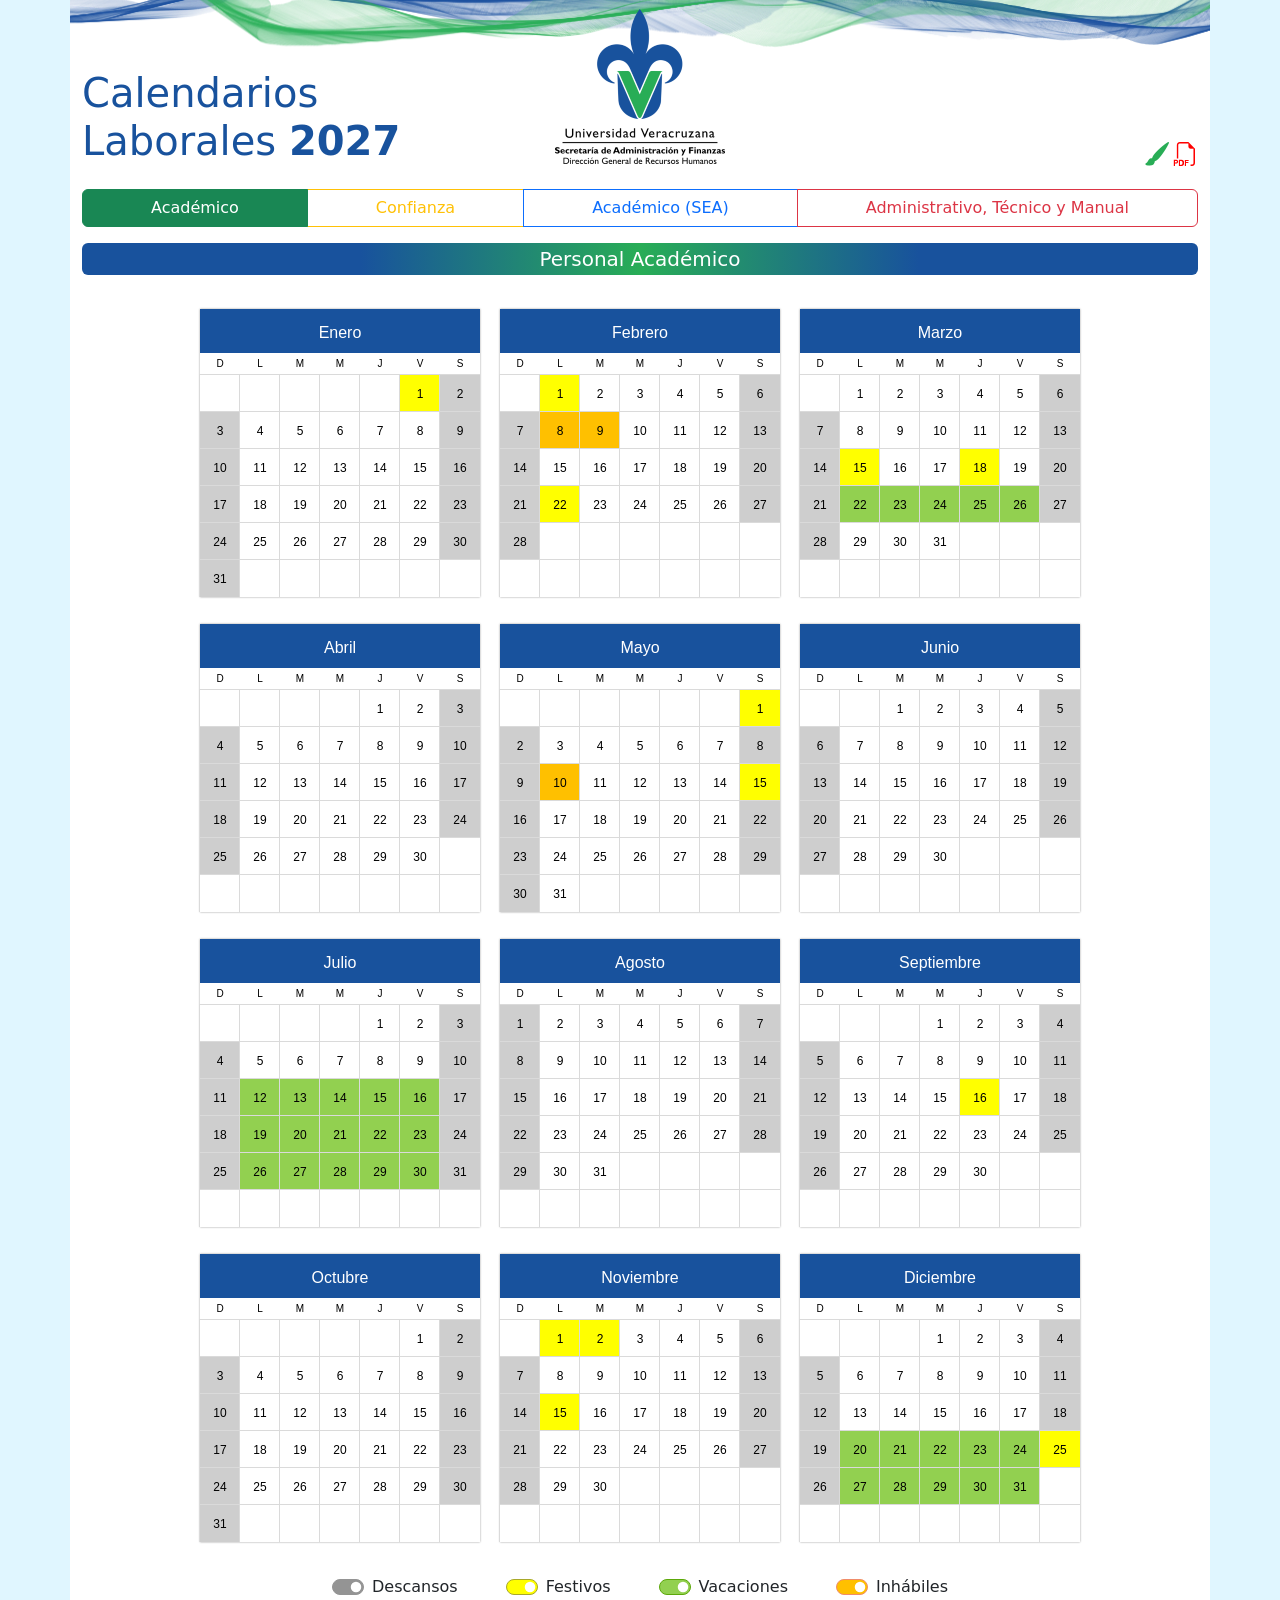
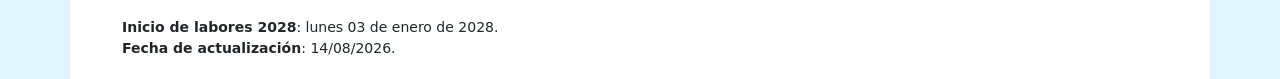
<file: Pages/calendario2027.html>
<!DOCTYPE html>
<html lang="es">
	<head>
		<meta charset="utf-8">
		<title>Calendarios laborales</title>
		<meta name="description" content="Calendarios laborales 2027 - Universidad Veracruzana">
		<meta name="viewport" content="width=device-width, initial-scale=1">
		<meta name="author" content="Victor Martínez basado en jsCalendar de GramThanos">

		<!--bootstrap-->
		<script src="https://cdn.jsdelivr.net/npm/bootstrap@5.3.8/dist/js/bootstrap.bundle.min.js"></script>
		<link href="https://cdn.jsdelivr.net/npm/bootstrap@5.3.8/dist/css/bootstrap.min.css" rel="stylesheet">
		<link rel="stylesheet" href="https://cdn.jsdelivr.net/npm/bootstrap-icons@1.13.1/font/bootstrap-icons.min.css">
		<!-- jsCalendar -->
		<link rel="stylesheet" type="text/css" href="../source/jsCalendar.css">
		<script type="text/javascript" src="../source/jsCalendar.js"></script>
		<script type="text/javascript" src="../source/jsCalendar.lang.es.js"></script>
		<!-- estilos propios -->
		<link rel="stylesheet" type="text/css" href="../source/estilo.css">


	</head>
	
	<body>
		<header class="fixed-top">
			<div class="container fondo">
				
				<!-- Fila principal -->
				<div class="row align-items-end d-none d-md-flex" id="dos">
					<div class="col-4 text-start">
						<h1>Calendarios<br>Laborales <b>2027</b></h1>
					</div>
					<div class="col-4 text-center">
						<img class="logo" src="../Public/Logo_emisor_SAF_DGRH_mini.png">
					</div>
					<div class="col-4 text-end">
						<a id="color" class="icono-verde" data-toggle="tooltip" title="Cambiar color" onclick="cambiarColor()"><i class="bi bi-brush-fill" style="font-size: 1.5rem;"></i></a>
						<a data-toggle="tooltip" title="Versión para imprimir" onclick="abrirPdf()"><i class="bi bi-filetype-pdf icono"></i></a>
					</div>
				</div>
				
				<!-- móviles -->
				<div class="row d-flex d-md-none align-items-end">
					<div class="col-6 text-start">
						<h3 class="text-dark">Calendarios <b>2027</b></h3>
					</div>
					<div class="col-6 text-end">
						<a id="color_mn" class="icono-verde" data-toggle="tooltip" title="Cambiar color" onclick="cambiarColor()"><i class="bi bi-brush-fill" style="font-size: 1.5rem;"></i></a>
						<a data-toggle="tooltip" title="Versión para imprimir" onclick="abrirPdf()"><i class="bi bi-filetype-pdf icono"></i></a>
					</div>
				</div>
			</div>	
			<div class="container fondo2">
				<!-- Botones de tipo de personal -->
				<div class="btn-group w-100 mt-3" role="group" aria-label="Selección de calendario">
					<input type="radio" class="btn-check" name="btnradio" id="btnradio1" autocomplete="off" onclick="Seleccion('acad')" checked>
					<label class="btn btn-outline-success" for="btnradio1">Académico</label>

					<input type="radio" class="btn-check" name="btnradio" id="btnradio2" autocomplete="off" onclick="Seleccion('conf')">
					<label class="btn btn-outline-warning" for="btnradio2">Confianza</label>

					<input type="radio" class="btn-check" name="btnradio" id="btnradio3" autocomplete="off" onclick="Seleccion('sea')">
					<label class="btn btn-outline-primary" for="btnradio3">Académico (SEA)</label>

					<input type="radio" class="btn-check" name="btnradio" id="btnradio4" autocomplete="off" onclick="Seleccion('atm')">
					<label class="btn btn-outline-danger" for="btnradio4">Administrativo, Técnico y Manual</label>
				</div>

				<!-- Título del calendario -->
				<div id="backtitulo" class="d-flex d-none d-md-flex justify-content-center align-items-center rounded p-3 mt-3 text-white tituloAcad">
					<span id="barratitulo" class="fs-5 fw-medium">Título del Año</span>
				</div>
				<br>
				
			</div>
		</header>
		

		<div class="container contenido">
			<!--Aqui se despliega el calendario-->
			<div id="calendario"></div>
			
			<!--Botones de tipo de días-->
			<div class="d-flex justify-content-center gap-5 flex-wrap my-3">
				<div class="form-check form-switch">
					<input class="form-check-input btndescanso" type="checkbox" role="switch" id="descansos" onclick="Seldescansos()" checked>
					<label class="form-check-label" for="switchCheckDefault">Descansos</label>
				</div>
				<div class="form-check form-switch">
					<input class="form-check-input btnfestivo" type="checkbox" role="switch" id="festivos" onclick="Selfestivos()" checked>
					<label class="form-check-label" for="switchCheckChecked">Festivos</label>
				</div>
				<div class="form-check form-switch">
					<input class="form-check-input btnvacaciones" type="checkbox" role="switch" id="vacaciones" onclick="Selvacaciones()" checked>
					<label class="form-check-label" for="switchCheckDisabled">Vacaciones</label>
				</div>
				<div class="form-check form-switch" id="btinhabil">
					<input class="form-check-input btninhabil" type="checkbox" role="switch" id="inhabiles" onclick="Selinhabiles()" checked>
					<label class="form-check-label" for="switchCheckCheckedDisabled">Inhábiles</label>
				</div>
			</div>

			<!--Leyendas finales-->
			<div class="leyenda" id="leyenda">
				<b>Inicio de labores 2028</b>: lunes 03 de enero de 2028.<br>
				<b>Fecha de actualización</b>: <a >14/08/2026</a>.
			</div>
			<div class="leyenda" id="leyendasea">
				<b>Inicio de labores</b>: jueves 06 de enero de 2028.<br>
				<b>Nota</b>: El período vacacional de invierno se complementa con los días 04 y 05 de enero de 2028.<br>
				<b>Fecha de actualización</b>: <a >17/11/2026</a>.
			</div>	

		</div>
		
		<script src="../source/formato.js"></script>
		<script src="../source/anual.js"></script>
	</body>
</html>
</file>
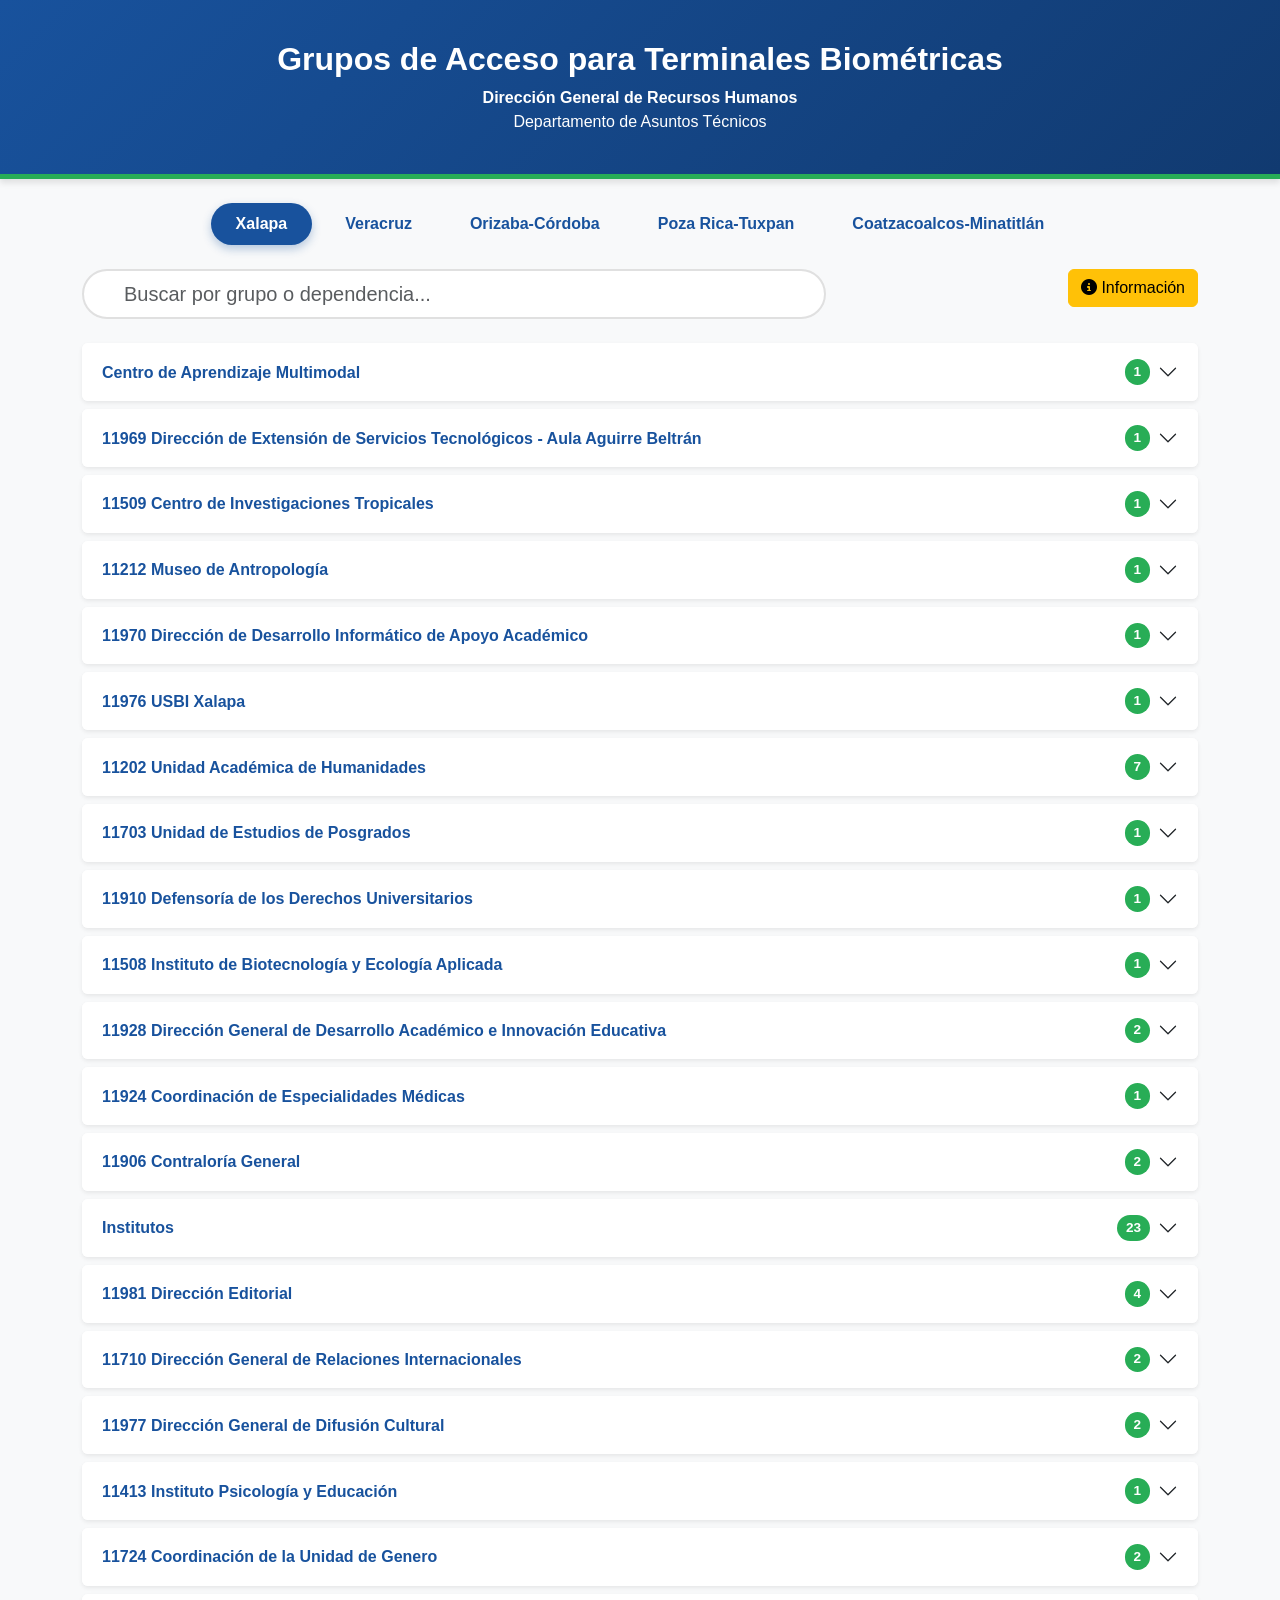
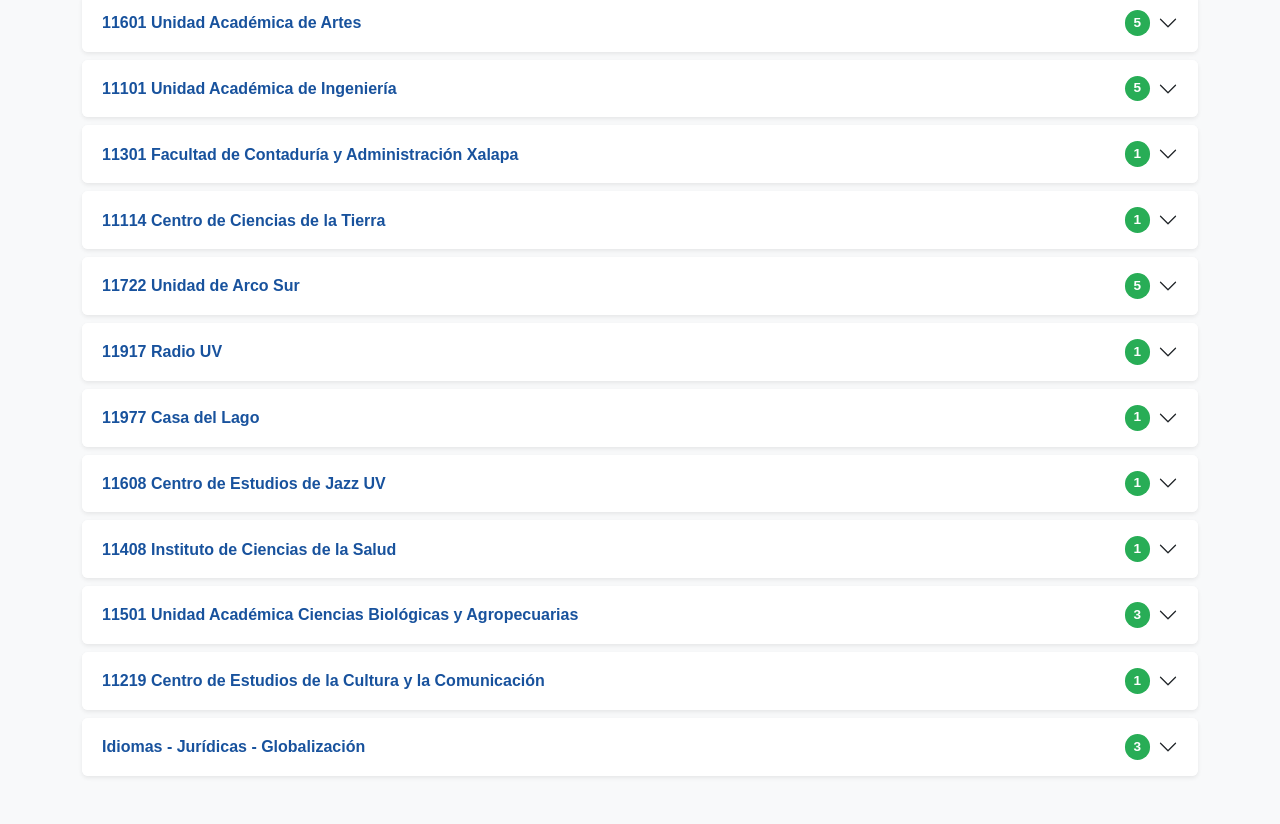
<file: Pages/guposAcc.html>
<!DOCTYPE html>
<html lang="es">
<head>
    <meta charset="UTF-8">
    <meta name="viewport" content="width=device-width, initial-scale=1.0">
    <title>Grupos de Acceso y Dependencias - Universidad Veracruzana</title>
    <!-- Bootstrap 5 CSS -->
    <link href="https://cdn.jsdelivr.net/npm/bootstrap@5.3.0/dist/css/bootstrap.min.css" rel="stylesheet">
    <!-- FontAwesome -->
    <link href="https://cdnjs.cloudflare.com/ajax/libs/font-awesome/6.4.0/css/all.min.css" rel="stylesheet">
    <!-- Bootstrap 5 JS Bundle -->
    <script src="https://cdn.jsdelivr.net/npm/bootstrap@5.3.0/dist/js/bootstrap.bundle.min.js"></script>
    <!-- estilos propios -->
	<link rel="stylesheet" type="text/css" href="../Sources/css/gruposAcc.css">
    
</head>
<body>
    <!-- Encabezado Institucional -->
    <header class="header-uv text-center mb-4">
        <div class="container">
            <h2 class="display-7 fw-bold mb-2">Grupos de Acceso para Terminales Biométricas</h2>
            <p class="display-8 fw-bold mb-0">Dirección General de Recursos Humanos</p>
            <p class="display-8 mb-0">Departamento de Asuntos Técnicos</p>
        </div>
    </header>

    <div class="container mb-5">

        <!-- Pestañas de Regiones -->
        <ul class="nav nav-pills justify-content-center mb-4 gap-2" id="regionTabs" role="tablist">
            <li class="nav-item" role="presentation">
                <button class="nav-link active rounded-pill px-4" id="xalapa-tab" data-bs-toggle="pill" data-bs-target="#xalapa" type="button" role="tab">Xalapa</button>
            </li>
            <li class="nav-item" role="presentation">
                <button class="nav-link rounded-pill px-4" id="veracruz-tab" data-bs-toggle="pill" data-bs-target="#veracruz" type="button" role="tab">Veracruz</button>
            </li>
            <li class="nav-item" role="presentation">
                <button class="nav-link rounded-pill px-4" id="orizaba-tab" data-bs-toggle="pill" data-bs-target="#orizaba" type="button" role="tab">Orizaba-Córdoba</button>
            </li>
            <li class="nav-item" role="presentation">
                <button class="nav-link rounded-pill px-4" id="pozarica-tab" data-bs-toggle="pill" data-bs-target="#pozarica" type="button" role="tab">Poza Rica-Tuxpan</button>
            </li>
            <li class="nav-item" role="presentation">
                <button class="nav-link rounded-pill px-4" id="coatzacoalcos-tab" data-bs-toggle="pill" data-bs-target="#coatzacoalcos" type="button" role="tab">Coatzacoalcos-Minatitlán</button>
            </li>
        </ul>
        
        <div class="d-flex flex-row mb-4">
            <!-- Buscador general -->
            <div class="col-8">
                <div class="search-box">
                    
                    <input type="text" id="buscadorGeneral" class="form-control form-control-lg" placeholder="Buscar por grupo o dependencia...">
                </div>
            </div>
            <div class="col-4">
                <div class="d-flex justify-content-end">
                    <button type="button" class="btn btn-warning" data-bs-toggle="modal" data-bs-target="#infoModal">
                        <i class="fa-solid fa-circle-info"></i> Información
                    </button>
                </div>
            </div>
        </div>
        

        <!-- Contenido de las Pestañas (Acordeones) -->
        <div class="tab-content" id="regionTabsContent">
            <!-- Xalapa -->
            <div class="tab-pane fade show active" id="xalapa" role="tabpanel">
                <div class="accordion" id="accordionXalapa"></div>
            </div>
            <!-- Veracruz -->
            <div class="tab-pane fade" id="veracruz" role="tabpanel">
                <div class="accordion" id="accordionVeracruz"></div>
            </div>
            <!-- Orizaba-Cordoba -->
            <div class="tab-pane fade" id="orizaba" role="tabpanel">
                <div class="accordion" id="accordionOrizaba"></div>
            </div>
            <!-- Poza Rica-Tuxpan -->
            <div class="tab-pane fade" id="pozarica" role="tabpanel">
                <div class="accordion" id="accordionPozarica"></div>
            </div>
            <!-- Coatzacoalcos-Minatitlan -->
            <div class="tab-pane fade" id="coatzacoalcos" role="tabpanel">
                <div class="accordion" id="accordionCoatzacoalcos"></div>
            </div>
        </div>

    </div>

    <!-- Modal -->
    <div class="modal fade" id="infoModal" tabindex="-1" aria-labelledby="infoModalLabel" aria-hidden="true">
        <div class="modal-dialog modal-dialog-centered">
            <div class="modal-content">
                <div class="modal-header">
                    <h5 class="modal-title" id="exampleModalLabel">Grupos de Acceso</h5>
                    <button type="button" class="btn-close" data-bs-dismiss="modal" aria-label="Close"></button>
                </div>
                <div class="modal-body">
                    ...
                </div>
                <div class="modal-footer">
                    <button type="button" class="btn btn-secondary" data-bs-dismiss="modal">Cerrar</button>
                </div>
            </div>
        </div>
    </div>

    <script src="../Sources/js/gruposAccDatos.js"></script>
    <script src="../Sources/js/gruposAcc.js"></script>
</body>
</html>
</file>
<file: source/jsCalendar.css>
/*
 * jsCalendar v1.4.5
 * 
 * 
 * MIT License
 * 
 * Copyright (c) 2017-2023 Grammatopoulos Athanasios-Vasileios
 * 
 * Permission is hereby granted, free of charge, to any person obtaining a copy
 * of this software and associated documentation files (the "Software"), to deal
 * in the Software without restriction, including without limitation the rights
 * to use, copy, modify, merge, publish, distribute, sublicense, and/or sell
 * copies of the Software, and to permit persons to whom the Software is
 * furnished to do so, subject to the following conditions:
 * 
 * The above copyright notice and this permission notice shall be included in all
 * copies or substantial portions of the Software.
 * 
 * THE SOFTWARE IS PROVIDED "AS IS", WITHOUT WARRANTY OF ANY KIND, EXPRESS OR
 * IMPLIED, INCLUDING BUT NOT LIMITED TO THE WARRANTIES OF MERCHANTABILITY,
 * FITNESS FOR A PARTICULAR PURPOSE AND NONINFRINGEMENT. IN NO EVENT SHALL THE
 * AUTHORS OR COPYRIGHT HOLDERS BE LIABLE FOR ANY CLAIM, DAMAGES OR OTHER
 * LIABILITY, WHETHER IN AN ACTION OF CONTRACT, TORT OR OTHERWISE, ARISING FROM,
 * OUT OF OR IN CONNECTION WITH THE SOFTWARE OR THE USE OR OTHER DEALINGS IN THE
 * SOFTWARE.
 * 
 */


/* Default Theme */
	/* General style */
		.jsCalendar * {
			margin: 0;
			padding: 0;
		}
		.jsCalendar table,
		.jsCalendar table th,
		.jsCalendar table td {
			border: 0;
			box-sizing: content-box;
		}
	/* Blue default */
		.jsCalendar table {
			background-color: #FFFFFF;
			border-collapse: collapse;
			border-radius: 4px;
			box-shadow: 0 0 2px rgba(0, 0, 0, 0.4);
			color: #000000;
			font-family: Tahoma, Geneva, sans-serif;
			margin: 10px;
		}
		.jsCalendar tr {
			line-height: 0;
		}
		.jsCalendar thead .jsCalendar-title {
			height: 40px;
			line-height: 40px;
		}
		.jsCalendar thead .jsCalendar-title-left {
			float: left;
		}
		.jsCalendar thead .jsCalendar-title-right {
			float: right;
		}
		.jsCalendar thead .jsCalendar-nav-left,
		.jsCalendar thead .jsCalendar-nav-right {
			border-radius: 10px;
			color: #999999;
			cursor: pointer;
			font-family: "Courier New", Courier, monospace;
			font-size: 12px;
			font-weight: bold;
			height: 20px;
			line-height: 20px;
			margin: 10px 8px;
			text-align: center;
			transition: color 0.2s, background-color 0.2s;
			width: 20px;
		}
		.jsCalendar thead .jsCalendar-nav-left:hover,
		.jsCalendar thead .jsCalendar-nav-right:hover {
			background-color: #E2E2E2;
			color: #000000;
		}
		.jsCalendar thead .jsCalendar-nav-left {
			float: left;
		}
		.jsCalendar thead .jsCalendar-nav-right {
			float: right;
		}
		.jsCalendar thead .jsCalendar-title-name {
			cursor: default;
			float: left;
			font-size: 18px;
			font-weight: lighter;
			padding: 0 20px;
		}
		.jsCalendar thead .jsCalendar-nav-left:after {
			content: "<";
		}
		.jsCalendar thead .jsCalendar-nav-right:after {
			content: ">";
		}
		.jsCalendar thead .jsCalendar-week-days th {
			text-shadow: 0 0 1px rgba(0, 0, 0, 0.2);
		}
		.jsCalendar thead .jsCalendar-week-days th,
		.jsCalendar tbody td {
			border-radius: 18px;
			cursor: default;
			display: inline-block;
			font-size: 12px;
			font-weight: lighter;
			height: 36px;
			line-height: 36px;
			margin: 1px 2px;
			text-align: center;
			transition: color 0.1s, background-color 0.2s;
			width: 36px;
		}
		.jsCalendar tbody td:hover {
			background-color: #E6E6E6;
		}
		.jsCalendar tbody td.jsCalendar-selected {
			background-color: #FFFFFF;
			border: 2px solid #E6E6E6;
			height: 32px;
			line-height: 32px;
			width: 32px;
		}
		.jsCalendar tbody td.jsCalendar-current {
			background-color: #52C9FF;
			border-radius: 18px;
			color: #FFFFFF;
		}
		.jsCalendar tbody td.jsCalendar-previous,
		.jsCalendar tbody td.jsCalendar-next,
		.jsCalendar tbody td.jsCalendar-unselectable {
			color: #CACACA;
		}
		.jsCalendar tbody td.jsCalendar-previous:hover,
		.jsCalendar tbody td.jsCalendar-next:hover {
			color: #FFFFFF;
		}

		.jsCalendar tbody td.jsCalendar-unselectable:hover {
			background: transparent;
		}

		.jsCalendar thead {
			display: block;
			margin: 4px 4px 0 4px;
		}
		.jsCalendar tbody {
			display: block;
			margin: 0 4px 4px 4px;
		}
		.jsCalendar ::-moz-selection {
			background: #83D8FF;
		}
		.jsCalendar ::selection {
			background: #83D8FF;
		}
	/* Yellow */
		.jsCalendar.yellow tbody td.jsCalendar-current {
			background-color: #FFE31B;
		}
		.jsCalendar.yellow ::-moz-selection {
			background: #FDE74C;
		}
		.jsCalendar.yellow ::selection {
			background: #FDE74C;
		}
	/* Orange */
		.jsCalendar.orange tbody td.jsCalendar-current {
			background-color: #FFB400;
		}
		.jsCalendar.orange ::-moz-selection {
			background: #FFB400;
		}
		.jsCalendar.orange ::selection {
			background: #FFB400;
		}
	/* Red */
		.jsCalendar.red tbody td.jsCalendar-current {
			background-color: #F6511D;
		}
		.jsCalendar.red ::-moz-selection {
			background: #F6511D;
		}
		.jsCalendar.red ::selection {
			background: #F6511D;
		}
	/* Green */
		.jsCalendar.green tbody td.jsCalendar-current {
			background-color: rgb(40,173,86);
		}
		.jsCalendar.green ::-moz-selection {
			background: rgb(40,173,86);
		}
		.jsCalendar.green ::selection {
			background: rgb(40,173,86);
		}


/* Material Theme */
	/* Blue default */
		.jsCalendar.material-theme table {
			border-radius: 0;
		}
		.jsCalendar.material-theme thead {
			background-color: rgb(40,173,86);  /*para el color del encabezado*/
			color: #FFFFFF;
			margin: 0;
			padding: 2px;
		}
		.jsCalendar.material-theme thead .jsCalendar-title {
			display: block;
			position: relative;
		}
		.jsCalendar.material-theme thead .jsCalendar-title-name {
			border-bottom: 1px solid rgba(255, 255, 255, 0.4);
			color: #FFFFFF;
			font-size: 14px;
			left: 15px;
			position: absolute;
			right: 15px;
			text-align: center;
		}
		.jsCalendar.material-theme thead .jsCalendar-title-left,
		.jsCalendar.material-theme thead .jsCalendar-title-right {
			position: absolute;
			z-index: 1;
		}
		.jsCalendar.material-theme thead .jsCalendar-nav-left,
		.jsCalendar.material-theme thead .jsCalendar-nav-right {
			color: #FFFFFF;
		}
		.jsCalendar.material-theme thead .jsCalendar-nav-left:hover,
		.jsCalendar.material-theme thead .jsCalendar-nav-right:hover {
			background-color: #03A9F4;
		}
		.jsCalendar.material-theme thead .jsCalendar-title-right {
			right: 0;
		}
		.jsCalendar.material-theme thead .jsCalendar-week-days th {
			font-size: 14px;
			text-shadow: none;
		}
	/* Yellow */
		.jsCalendar.material-theme.yellow thead {
			background-color: #FFE31B;
		}
		.jsCalendar.material-theme.yellow thead .jsCalendar-nav-left:hover,
		.jsCalendar.material-theme.yellow thead .jsCalendar-nav-right:hover {
			background-color: #E2CA23;
		}
	/* Orange */
		.jsCalendar.material-theme.orange thead {
			background-color: #FFB400;
		}
		.jsCalendar.material-theme.orange thead .jsCalendar-nav-left:hover,
		.jsCalendar.material-theme.orange thead .jsCalendar-nav-right:hover {
			background-color: #D49600;
		}
	/* Red */
		.jsCalendar.material-theme.red thead {
			background-color: #F6511D;
		}
		.jsCalendar.material-theme.red thead .jsCalendar-nav-left:hover,
		.jsCalendar.material-theme.red thead .jsCalendar-nav-right:hover {
			background-color: #BB3D16;
		}
	/* Green */
		.jsCalendar.material-theme.green thead {
			background-color: rgb(40,173,86);
		}
		.jsCalendar.material-theme.green thead .jsCalendar-nav-left:hover,
		.jsCalendar.material-theme.green thead .jsCalendar-nav-right:hover {
			background-color: rgb(40,173,86);
		}



/* Classic Theme */
	/* Blue default */
		.jsCalendar.classic-theme table,
		.jsCalendar.classic-theme thead .jsCalendar-nav-left,
		.jsCalendar.classic-theme thead .jsCalendar-nav-right,
		.jsCalendar.classic-theme thead .jsCalendar-week-days th,
		.jsCalendar.classic-theme tbody td,
		.jsCalendar.classic-theme tbody td.jsCalendar-current {
			border-radius: 0;
		}
		.jsCalendar.classic-theme thead {
			background-color: #18529D;
			margin: 0;
			padding: 4px 4px 0 4px;
		}
		.jsCalendar.classic-theme thead .jsCalendar-title-row,
		.jsCalendar.classic-theme thead .jsCalendar-title {
			display: block;
			width: 100%;
		}
		.jsCalendar.classic-theme thead .jsCalendar-title {
			position: relative;
		}
		.jsCalendar.classic-theme thead .jsCalendar-title-name {
			color: #FFFFFF;
			font-size: 16px;
			left: 41px;
			position: absolute;
			right: 41px;
			text-align: center;
			text-shadow: none;
		}
		.jsCalendar.classic-theme thead .jsCalendar-title-left,
		.jsCalendar.classic-theme thead .jsCalendar-title-right {
			position: absolute;
			z-index: 1;
		}
		.jsCalendar.classic-theme thead .jsCalendar-title-right {
			right: 0;
		}
		.jsCalendar.classic-theme thead .jsCalendar-nav-left,
		.jsCalendar.classic-theme thead .jsCalendar-nav-right {
			color: #FFFFFF;
			text-shadow: none;
		}
		.jsCalendar.classic-theme thead .jsCalendar-nav-left:hover,
		.jsCalendar.classic-theme thead .jsCalendar-nav-right:hover {
			background-color: #03A9F4;
		}
		.jsCalendar.classic-theme thead .jsCalendar-week-days {
			background-color: #FFFFFF;
			display: block;
			margin: 0 -4px;
		}
		.jsCalendar.classic-theme thead .jsCalendar-week-days th {
			font-size: 10px;
			height: 20px;
			line-height: 20px;
			text-shadow: none;
		}
		.jsCalendar.classic-theme tbody td {
			border-left: 1px solid #DADADA;
			border-top: 1px solid #DADADA;
			margin: -1px 0 0 -1px;
			padding: 1px 1px 0 1px;
			width: 38px;
		}
		.jsCalendar.classic-theme tbody {
			margin: 0;
		}
		.jsCalendar.classic-theme tbody td.jsCalendar-selected{
			background-color: #CCEFFF;
			border-bottom: 0;
			border-left: 1px solid #DADADA;
			border-right: 0;
			border-top: 1px solid #DADADA;
			height: 36px;
			line-height: 36px;
		}
		.jsCalendar.classic-theme tbody td.jsCalendar-current.jsCalendar-selected{
			background-color: #52C9FF; 
			text-shadow: 0 0 3px #000000;
		}
	/* Yellow */
		.jsCalendar.classic-theme.yellow thead {
			background-color: #FFE31B;
		}
		.jsCalendar.classic-theme.yellow thead .jsCalendar-nav-left:hover,
		.jsCalendar.classic-theme.yellow thead .jsCalendar-nav-right:hover {
			background-color: #E2CA23;
		}
	/* Orange */
		.jsCalendar.classic-theme.orange thead {
			background-color: #FFB400;
		}
		.jsCalendar.classic-theme.orange thead .jsCalendar-nav-left:hover,
		.jsCalendar.classic-theme.orange thead .jsCalendar-nav-right:hover {
			background-color: #D49600;
		}
	/* Red */
		.jsCalendar.classic-theme.red thead {
			background-color: #F6511D;
		}
		.jsCalendar.classic-theme.red thead .jsCalendar-nav-left:hover,
		.jsCalendar.classic-theme.red thead .jsCalendar-nav-right:hover {
			background-color: #BB3D16;
		}
	/* Green */
		.jsCalendar.classic-theme.green thead {
			background-color: #28AD56;
		}
		.jsCalendar.classic-theme.green thead .jsCalendar-nav-left:hover,
		.jsCalendar.classic-theme.green thead .jsCalendar-nav-right:hover {
			background-color: #28AD56;
		}
</file>
<file: source/estilo.css>
body {
    background-color: rgb(224, 246, 255);
}

h1{
    color: #18529D;
}

h3{
    color:#18529D;
    padding-left: .5rem;
}

.tituloAcad {
    background: linear-gradient(to right, #18529D,#18529D, #28AD56, #18529D, #18529D);
    height: 2rem;
}

.tituloSEA {
    background: linear-gradient(to right, #18529D,#18529D, purple, #18529D, #18529D);
    height: 2rem;
}

.tituloConf {
    background: linear-gradient(to right, #18529D,#18529D, orange, #18529D, #18529D);
    height: 2rem;
}

.tituloATM {
    background: linear-gradient(to right, #18529D,#18529D, #BD0808, #18529D, #18529D);
    height: 2rem;
}


.fondo {
    background-image: url('../Public/ribbon2.svg');
    background-color:white;
    background-attachment: fixed;
    background-repeat: no-repeat;
    background-size: content;
    background-position: top;
}

.fondo2 {
    background-color:white;
    background-attachment: fixed;
}

.logo{
    margin-top: 1vh;
    margin-bottom: 1vh;
    min-width: 25%;
    max-width: 50%;
}

.contenido {
    background: white;
}

@media (max-width: 767.98px) { /* XS y SM */
  .container {
    max-width: 100% !important;
    padding-left: 0 !important;
    padding-right: 0 !important;
  }
}

.icono {
    font-size: 1.5rem;
    color: red;
    cursor: pointer;
}

.icono-azul {
    color: #18529D !important;
    cursor: pointer;
}

.icono-verde {
    color: #28AD56 !important;
    cursor: pointer;
}
 
#calendario {
    text-align: center;
    margin: 0 auto;
}

#calendario .jsCalendar {
    display : inline-block;
}

.descansos{
    background-color: #cecece;
}

.btndescanso {
    background-color: #c0c0c0;
    border-color: rgb(155, 155, 154);
}

.btndescanso:checked {
    background-color: rgb(148, 148, 148);
    border-color: rgb(148, 148, 148);
}

.btndescanso:focus {
    border-color: rgb(148, 148, 148);
}

.btndescanso:focus:not(:checked) {
    background-image: url("data:image/svg+xml,%3csvg xmlns='http://www.w3.org/2000/svg' viewBox='-4 -4 8 8'%3e%3ccircle r='3' fill='%23b1b1b1'/%3e%3c/svg%3e") !important;
}

.festivos{
    background-color:#FFFF00;
}

.btnfestivo {
    background-color: #c0c0c0;
    border-color: #FFFF00;
}

.btnfestivo:checked {
    background-color: #FFFF00;
    border-color: #a8a82a;
}

.btnfestivo:focus {
    border-color: #a8a82a;
}

.btnfestivo:focus:not(:checked) {
    background-image: url("data:image/svg+xml,%3csvg xmlns='http://www.w3.org/2000/svg' viewBox='-4 -4 8 8'%3e%3ccircle r='3' fill='%23FFFF00'/%3e%3c/svg%3e") !important;
}

.vacaciones{
    background-color: #92D050;
}

.btnvacaciones {
    background-color: #c0c0c0;
    border-color: #92D050;
}

.btnvacaciones:checked {
    background-color: #92D050;
    border-color: #5ca80a;
}

.btnvacaciones:focus {
    border-color: #5ca80a;
}

.btnvacaciones:focus:not(:checked) {
    background-image: url("data:image/svg+xml,%3csvg xmlns='http://www.w3.org/2000/svg' viewBox='-4 -4 8 8'%3e%3ccircle r='3' fill='%2392D050'/%3e%3c/svg%3e") !important;
}

.inhabiles{
    background-color: #FFC000;
}

.btninhabil {
    background-color: #c0c0c0;
    border-color: #FFC000;
}

.btninhabil:checked {
    background-color: #FFC000;
    border-color: #F08C6A;
}

.btninhabil:focus {
    border-color: #F08C6A;
}

.btninhabil:focus:not(:checked) {
    background-image: url("data:image/svg+xml,%3csvg xmlns='http://www.w3.org/2000/svg' viewBox='-4 -4 8 8'%3e%3ccircle r='3' fill='%23FFC000'/%3e%3c/svg%3e") !important;
}

.leyenda {
    text-align: left; 
    font-size: 14px; 
    padding-left: 40px;
    padding-bottom: 20px;
}

.otro-mes {
  color: transparent;        /* hace el texto invisible */
  background: none;
  /*border: none;*/
}

.pt-60 { padding-top: 60px !important; }


.mi-div-svg {
  width: 100%;
  min-height: 100px;
  background-color:white;
  background-image: url('../public/ribbon2.svg');
  background-size:auto;
  background-repeat: no-repeat;
  background-position: center;
}
</file>
<file: Sources/css/gruposAcc.css>
:root {
    --color-verde: rgb(40,173,86);
    --color-azul: rgb(24,82,157);
    --color-blanco: #ffffff;
}

body {
    background-color: #f8f9fa;
    font-family: 'Segoe UI', Tahoma, Geneva, Verdana, sans-serif;
    color: #333;
}

.header-uv {
    background: linear-gradient(135deg, var(--color-azul), #113a70);
    color: var(--color-blanco);
    padding: 2.5rem 1rem;
    border-bottom: 5px solid var(--color-verde);
    box-shadow: 0 4px 6px rgba(0,0,0,0.1);
}

.nav-pills .nav-link {
    color: var(--color-azul);
    font-weight: 600;
    border: 1px solid transparent;
    transition: all 0.3s ease;
}

.nav-pills .nav-link:hover {
    border-color: var(--color-azul);
    background-color: rgba(24,82,157,0.05);
}

.nav-pills .nav-link.active {
    background-color: var(--color-azul) !important;
    color: var(--color-blanco) !important;
    box-shadow: 0 4px 10px rgba(24,82,157,0.3);
}

.search-box {
    position: relative;
}

.search-box .form-control {
    border-radius: 50rem;
    padding-left: 2.5rem;
    border: 2px solid #e0e0e0;
    transition: all 0.3s;
}

.search-box .form-control:focus {
    border-color: var(--color-verde);
    box-shadow: 0 0 0 0.2rem rgba(40, 173, 86, 0.25);
}

.search-box .fa-search {
    position: absolute;
    left: 1rem;
    top: 50%;
    transform: translateY(-50%);
    color: #888;
}

.accordion-button:not(.collapsed) {
    background-color: rgba(40, 173, 86, 0.1);
    color: var(--color-azul);
    font-weight: bold;
    box-shadow: inset 0 -1px 0 rgba(0,0,0,.125);
}

.accordion-button:focus {
    border-color: var(--color-verde);
    box-shadow: 0 0 0 0.25rem rgba(40, 173, 86, 0.25);
}

.accordion-button {
    color: var(--color-azul);
    font-weight: 600;
}

.badge-count {
    background-color: var(--color-verde);
    color: white;
    font-size: 0.85rem;
    padding: 0.35em 0.65em;
    border-radius: 50rem;
}

.dependency-list li {
    padding: 0.5rem 0;
    border-bottom: 1px dashed #eee;
}

.dependency-list li:last-child {
    border-bottom: none;
}
</file>
